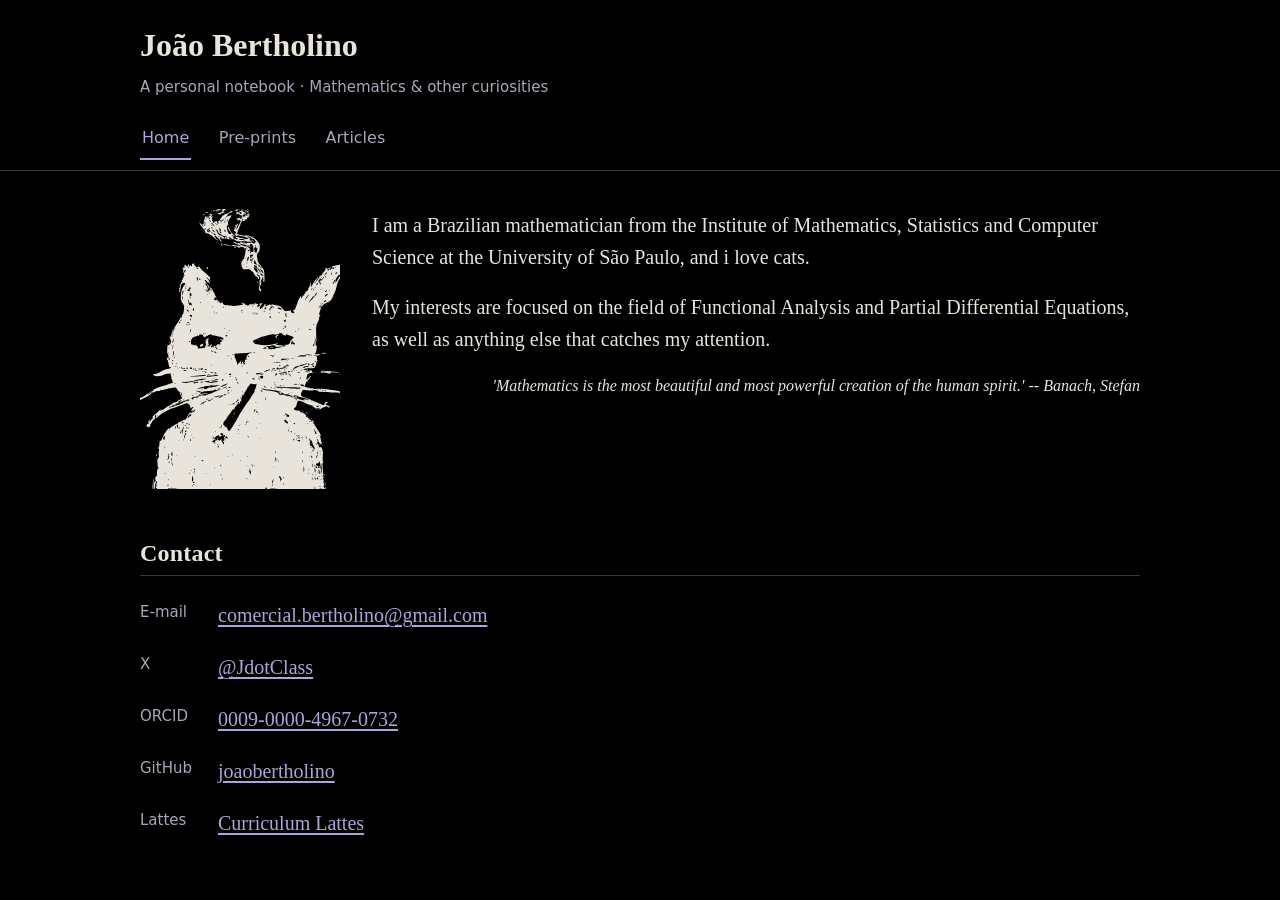
<file: index.html>
<!doctype html>
<html lang="en">
    <head>
        <meta charset="UTF-8" />
        <meta name="viewport" content="width=device-width, initial-scale=1" />
        <meta name="description" content="Mathematical Apology" />
        <meta name="application-name" content="Math" />
        <meta name="robots" content="index, follow" />
        <meta name="referrer" content="no-referrer" />
        <meta name="format-detection" content="telephone=no" />
        <meta name="theme-color" content="#151719" />
        <meta property="og:type" content="website" />
        <meta property="og:title" content="Mathematical Apology" />
        <meta property="og:description" content="Mathematical Apology" />
        <meta property="og:site_name" content="Math" />
        <meta property="og:locale" content="en_US" />
        <meta
            property="og:url"
            content="http://tc6p7ubcckkbcqwz77a6qroy7zwopcryr5vkcgm4mpk6taym6atuhgyd.onion/"
        />
        <meta
            http-equiv="onion-location"
            content="http://tc6p7ubcckkbcqwz77a6qroy7zwopcryr5vkcgm4mpk6taym6atuhgyd.onion/"
        />
        <title>Math &amp other curiosities</title>
        <link rel="stylesheet" href="./style.css" />
        <link rel="icon" href="./assets/favicon.svg" type="image/svg+xml" />
    </head>
    <body>
        <a class="skip-link" href="#main">Skip to content</a>
        <header class="site-header">
            <div class="container">
                <h1 class="site-title"><a href="./">João Bertholino</a></h1>
                <p class="site-subtitle">
                    A personal notebook · Mathematics &amp; other curiosities
                </p>
                <nav class="site-nav" aria-label="Main navigation">
                    <a href="./index.html" aria-current="page">Home</a>
                    <a href="./notes.html">Pre-prints</a>
                    <a href="./archive.html">Articles</a>
                </nav>
            </div>
        </header>
        <main class="container" id="main">
            <section class="introduction" aria-label="Introduction">
                <img class="portrait" src="./assets/mathematical-portrait.svg" alt="Smooking cat" />
                <div class="intro-text">
                    <p>
                        I am a Brazilian mathematician from the Institute of Mathematics, Statistics
                        and Computer Science at the University of São Paulo, and i love cats.
                    </p>
                    <p>
                        My interests are focused on the field of Functional Analysis and Partial
                        Differential Equations, as well as anything else that catches my attention.
                    </p>
                    <p class="citation">
                        'Mathematics is the most beautiful and most powerful creation of the human
                        spirit.' -- Banach, Stefan
                    </p>
                </div>
            </section>
            <section class="info-section" aria-labelledby="contact-heading">
                <h2 id="contact-heading">Contact</h2>
                <dl class="info-list">
                    <dt>E-mail</dt>
                    <dd>
                        <a href="mailto:comercial.bertholino@gmail.com">
                            comercial.bertholino@gmail.com
                        </a>
                    </dd>
                    <dt>X</dt>
                    <dd>
                        <a href="https://x.com/JdotClass" rel="external noreferrer">@JdotClass</a>
                    </dd>
                    <dt>ORCID</dt>
                    <dd>
                        <a href="https://orcid.org/0009-0000-4967-0732" rel="external noreferrer">
                            0009-0000-4967-0732
                        </a>
                    </dd>
                    <dt>GitHub</dt>
                    <dd>
                        <a href="https://github.com/joaobertholino" rel="external noreferrer">
                            joaobertholino
                        </a>
                    </dd>
                    <dt>Lattes</dt>
                    <dd>
                        <a href="http://lattes.cnpq.br/7297544428562632" rel="external noreferrer">
                            Curriculum Lattes
                        </a>
                    </dd>
                </dl>
            </section>
        </main>
    </body>
</html>
</file>
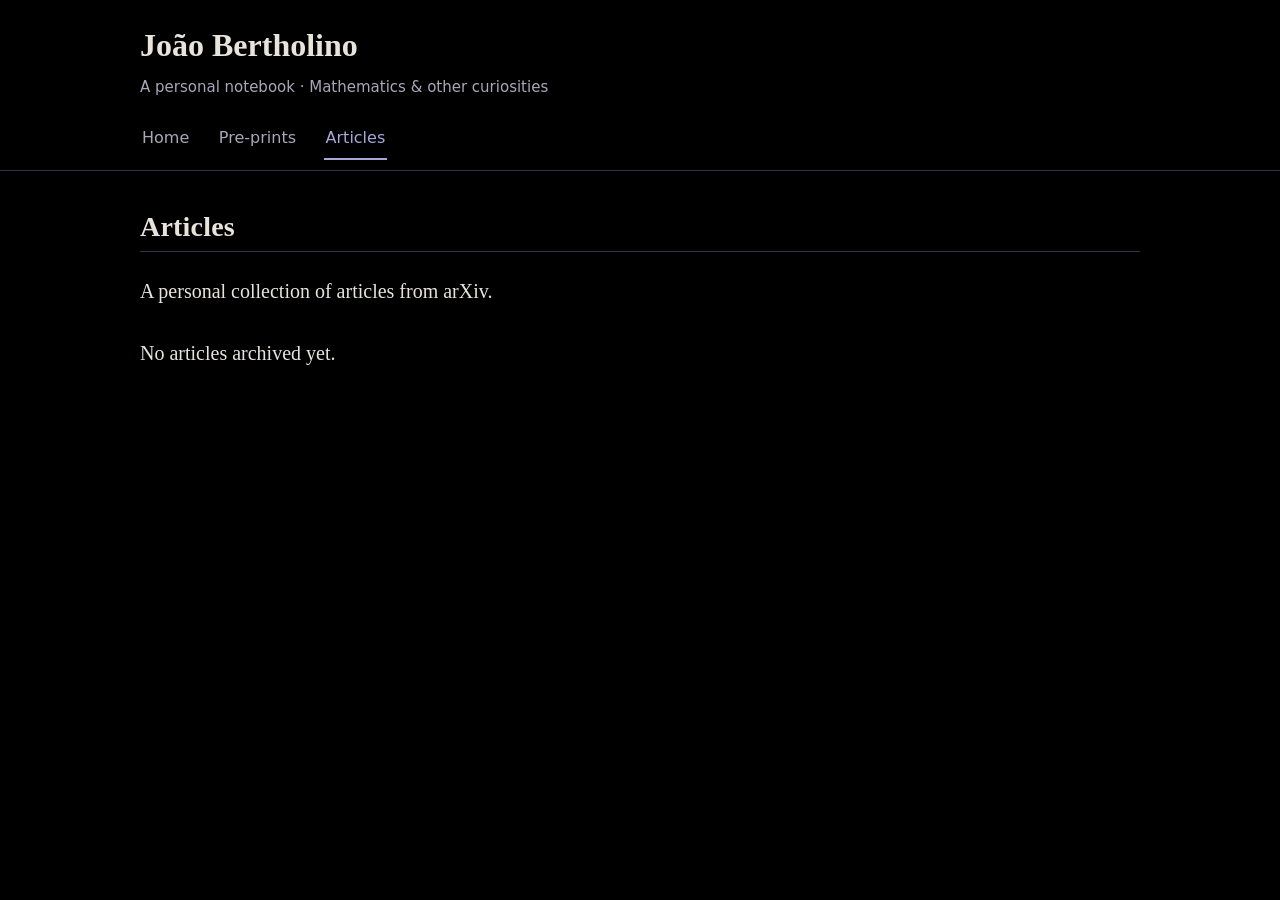
<file: archive.html>
<!doctype html>
<html lang="en">
    <head>
        <meta charset="UTF-8" />
        <meta name="viewport" content="width=device-width, initial-scale=1" />
        <meta name="description" content="Mathematical Apology" />
        <meta name="application-name" content="Math" />
        <meta name="robots" content="index, follow" />
        <meta name="referrer" content="no-referrer" />
        <meta name="format-detection" content="telephone=no" />
        <meta name="theme-color" content="#151719" />
        <meta property="og:type" content="website" />
        <meta property="og:title" content="Archive · Mathematical Apology" />
        <meta property="og:description" content="Mathematical Apology" />
        <meta property="og:site_name" content="Math" />
        <meta property="og:locale" content="en_US" />
        <meta
            property="og:url"
            content="http://tc6p7ubcckkbcqwz77a6qroy7zwopcryr5vkcgm4mpk6taym6atuhgyd.onion/archive.html"
        />
        <meta
            http-equiv="onion-location"
            content="http://tc6p7ubcckkbcqwz77a6qroy7zwopcryr5vkcgm4mpk6taym6atuhgyd.onion/archive.html"
        />
        <title>Archive · Mathematical Apology</title>
        <link rel="stylesheet" href="./style.css" />
        <link rel="stylesheet" href="./assets/katex/katex.min.css" />
        <link rel="stylesheet" href="./assets/math.css" />
        <link rel="stylesheet" href="./assets/archive.css" />
        <script defer src="./assets/katex/katex.min.js"></script>
        <script defer src="./assets/katex/auto-render.min.js"></script>
        <script defer src="./assets/math.js"></script>
        <link rel="icon" href="./assets/favicon.svg" type="image/svg+xml" />
    </head>
    <body>
        <a class="skip-link" href="#main">Skip to content</a>
        <header class="site-header">
            <div class="container">
                <h1 class="site-title"><a href="./">João Bertholino</a></h1>
                <p class="site-subtitle">A personal notebook · Mathematics &amp; other curiosities</p>
                <nav class="site-nav" aria-label="Main navigation">
                    <a href="./index.html">Home</a>
                        <a href="./notes.html">Pre-prints</a>
                        <a href="./archive.html" aria-current="page">Articles</a>
                </nav>
            </div>
        </header>
        <main class="container" id="main">
            <h2 class="page-title">Articles</h2>
            <p class="page-intro">A personal collection of articles from arXiv.</p>
            <!-- ARXIV:START -->
            <p class="page-intro">No articles archived yet.</p>
            <!-- ARXIV:END -->
        </main>
    </body>
</html>
</file>
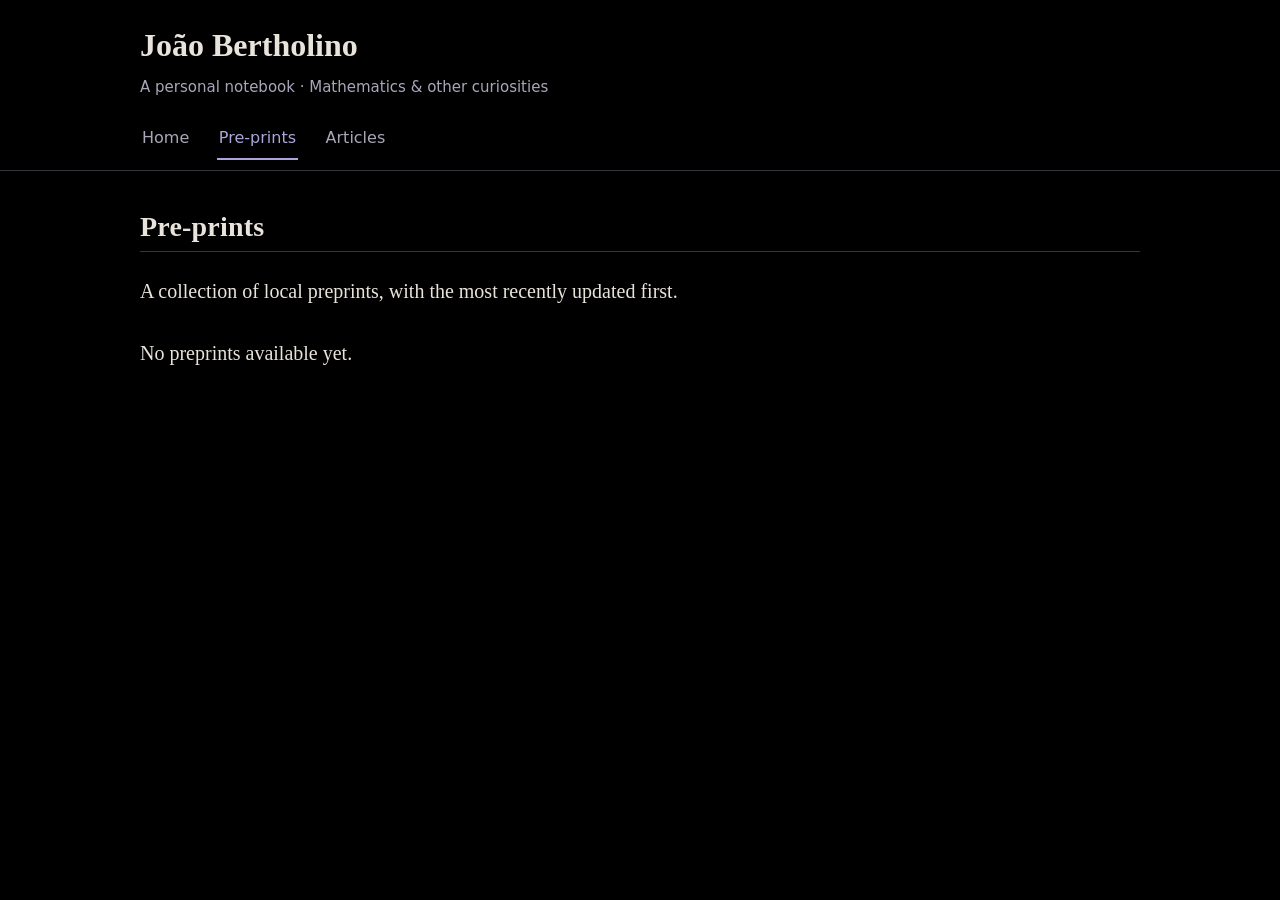
<file: notes.html>
<!doctype html>
<html lang="en">
    <head>
        <meta charset="UTF-8" />
        <meta name="viewport" content="width=device-width, initial-scale=1" />
        <meta name="description" content="Mathematical Apology" />
        <meta name="application-name" content="Math" />
        <meta name="robots" content="index, follow" />
        <meta name="referrer" content="no-referrer" />
        <meta name="format-detection" content="telephone=no" />
        <meta name="theme-color" content="#151719" />
        <meta property="og:type" content="website" />
        <meta property="og:title" content="Pre-prints · Mathematical Apology" />
        <meta property="og:description" content="Mathematical Apology" />
        <meta property="og:site_name" content="Math" />
        <meta property="og:locale" content="en_US" />
        <meta
            property="og:url"
            content="http://tc6p7ubcckkbcqwz77a6qroy7zwopcryr5vkcgm4mpk6taym6atuhgyd.onion/notes.html"
        />
        <meta
            http-equiv="onion-location"
            content="http://tc6p7ubcckkbcqwz77a6qroy7zwopcryr5vkcgm4mpk6taym6atuhgyd.onion/notes.html"
        />
        <title>Pre-prints · Mathematical Apology</title>
        <link rel="stylesheet" href="./style.css" />
        <link rel="stylesheet" href="./assets/archive.css" />
        <link rel="stylesheet" href="./assets/katex/katex.min.css" />
        <link rel="stylesheet" href="./assets/math.css" />
        <script defer src="./assets/katex/katex.min.js"></script>
        <script defer src="./assets/katex/auto-render.min.js"></script>
        <script defer src="./assets/math.js"></script>
        <script defer src="./assets/preprints.js"></script>
        <link rel="icon" href="./assets/favicon.svg" type="image/svg+xml" />
    </head>
    <body>
        <a class="skip-link" href="#main">Skip to content</a>
        <header class="site-header">
            <div class="container">
                <h1 class="site-title"><a href="./">João Bertholino</a></h1>
                <p class="site-subtitle">A personal notebook · Mathematics &amp; other curiosities</p>
                <nav class="site-nav" aria-label="Main navigation">
                    <a href="./index.html">Home</a>
                        <a href="./notes.html" aria-current="page">Pre-prints</a>
                        <a href="./archive.html">Articles</a>
                </nav>
            </div>
        </header>
        <main class="container" id="main" data-preprints-revision="c644f416b373543d147e">
            <h2 class="page-title">Pre-prints</h2>
            <p class="page-intro">A collection of local preprints, with the most recently updated first.</p>
            <!-- PREPRINTS:START -->
            <p class="page-intro">No preprints available yet.</p>
            <!-- PREPRINTS:END -->
        </main>
</body>
</html>
</file>
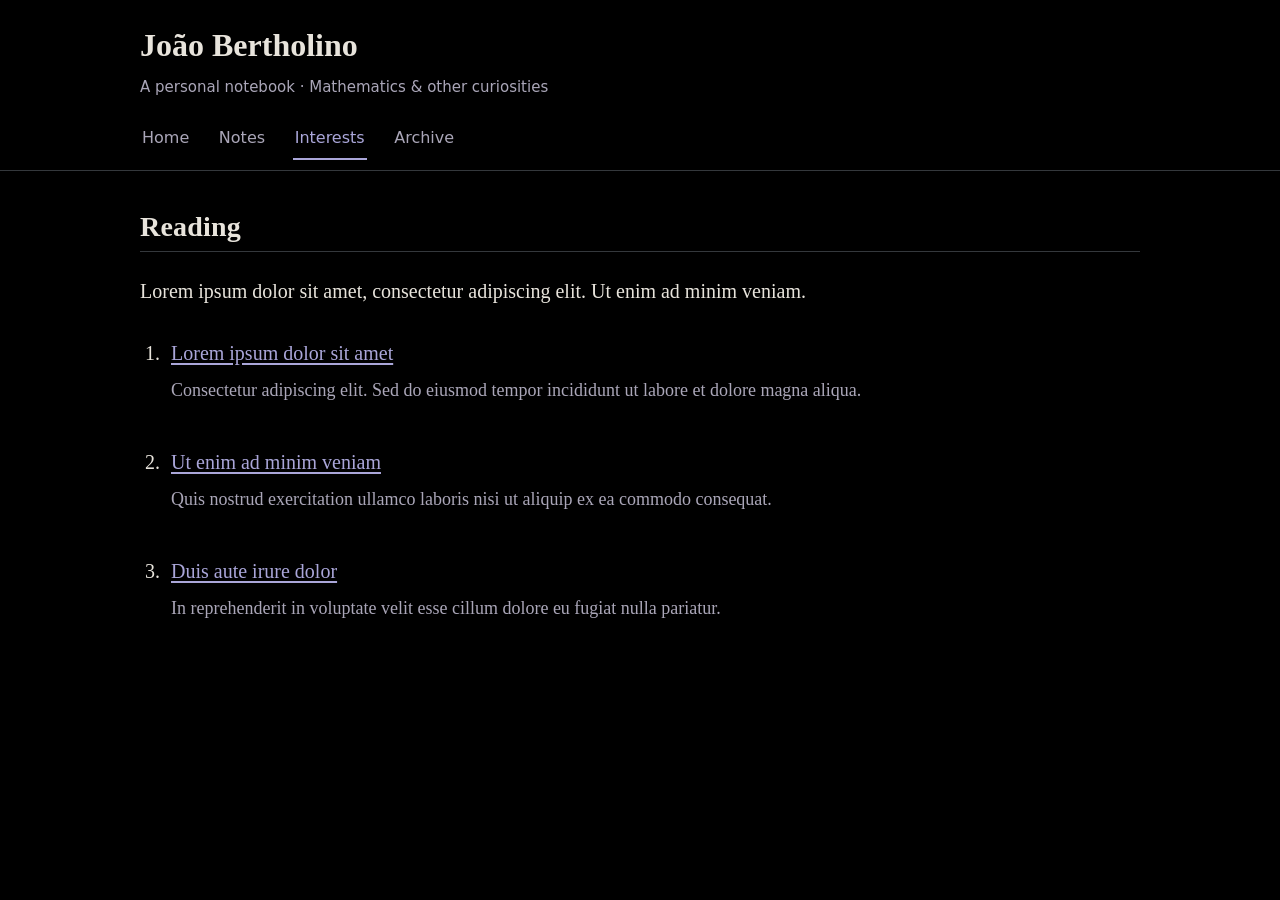
<file: reading.html>
<!doctype html>
<html lang="en">
    <head>
        <meta charset="UTF-8" />
        <meta name="viewport" content="width=device-width, initial-scale=1" />
        <meta name="description" content="Mathematical Apology" />
        <meta name="application-name" content="Math" />
        <meta name="robots" content="index, follow" />
        <meta name="referrer" content="no-referrer" />
        <meta name="format-detection" content="telephone=no" />
        <meta name="theme-color" content="#151719" />
        <meta property="og:type" content="website" />
        <meta property="og:title" content="Reading · Mathematical Apology" />
        <meta property="og:description" content="Mathematical Apology" />
        <meta property="og:site_name" content="Math" />
        <meta property="og:locale" content="en_US" />
        <meta
            property="og:url"
            content="http://tc6p7ubcckkbcqwz77a6qroy7zwopcryr5vkcgm4mpk6taym6atuhgyd.onion/reading.html"
        />
        <meta
            http-equiv="onion-location"
            content="http://tc6p7ubcckkbcqwz77a6qroy7zwopcryr5vkcgm4mpk6taym6atuhgyd.onion/reading.html"
        />
        <title>Reading · Mathematical Apology</title>
        <link rel="stylesheet" href="./style.css" />
        <link rel="icon" href="./assets/favicon.svg" type="image/svg+xml" />
    </head>
    <body>
        <a class="skip-link" href="#main">Skip to content</a>
        <header class="site-header">
            <div class="container">
                <h1 class="site-title"><a href="./">João Bertholino</a></h1>
                <p class="site-subtitle"
                    >A personal notebook · Mathematics &amp; other curiosities</p
                >
                <nav class="site-nav" aria-label="Main navigation"
                    ><a href="./index.html">Home</a
                    ><a href="./notes.html">Notes</a><a href="./reading.html" aria-current="page">Interests</a
                    ><a href="./archive.html">Archive</a></nav
                >
            </div>
        </header>
        <main class="container" id="main">
            <h2 class="page-title">Reading</h2
            ><p class="page-intro"
                >Lorem ipsum dolor sit amet, consectetur adipiscing elit. Ut enim ad minim
                veniam.</p
            >
            <ol class="reading-list"
                ><li
                    ><a href="./notes.html#lorem">Lorem ipsum dolor sit amet</a
                    ><p
                        >Consectetur adipiscing elit. Sed do eiusmod tempor incididunt ut labore et
                        dolore magna aliqua.</p
                    ></li
                ><li
                    ><a href="./archive.html#ipsum">Ut enim ad minim veniam</a
                    ><p
                        >Quis nostrud exercitation ullamco laboris nisi ut aliquip ex ea commodo
                        consequat.</p
                    ></li
                ><li
                    ><a href="./notes.html">Duis aute irure dolor</a
                    ><p
                        >In reprehenderit in voluptate velit esse cillum dolore eu fugiat nulla
                        pariatur.</p
                    ></li
                ></ol
            >
        </main>
</body>
</html>
</file>
<file: style.css>
:root {
    color-scheme: dark;
    --background: #000000;
    --text: #e8e4dc;
    --muted: #aaa6b8;
    --link: #aaa6d9;
    --link-hover: #dddaec;
    --line: #34383c;
    --page-gutter: clamp(1rem, 3vw, 2rem);
}
* {
    margin: 0;
    padding: 0;
    box-sizing: border-box;
}
html {
    min-height: 100%;
    scroll-behavior: smooth;
    -webkit-text-size-adjust: 100%;
    text-size-adjust: 100%;
}
body {
    margin: 0;
    min-height: 100vh;
    min-height: 100svh;
    display: flex;
    flex-direction: column;
    background: var(--background);
    color: var(--text);
    font-family: Georgia, "Times New Roman", serif;
    font-size: clamp(1.0625rem, 1rem + 0.45vw, 1.25rem);
    line-height: 1.6;
    text-align: start;
}
a {
    color: var(--link);
    text-underline-offset: 3px;
}
a:hover {
    color: var(--link-hover);
}
a:focus-visible,
summary:focus-visible {
    outline: 2px solid var(--link);
    outline-offset: 5px;
    border-radius: 2px;
}
.container {
    width: calc(100% - var(--page-gutter) - var(--page-gutter));
    max-width: 1000px;
    min-width: 0;
    overflow-wrap: anywhere;
    margin: 0 auto;
}
.site-header {
    border-bottom: 1px solid var(--line);
}
.site-header .container {
    display: flex;
    flex-direction: column;
    justify-content: center;
    padding-top: clamp(0.75rem, 2vw, 1.5rem);
    margin-bottom: 6px;
}
.citation {
    margin-left: auto;
    font-size: 16px;
    font-weight: 350;
    font-style: italic;
    text-align: right;
}
.site-title {
    margin: 0;
    font-size: clamp(1.5rem, 1.15rem + 1.5vw, 2rem);
    line-height: 1.3;
    font-weight: 900;
    letter-spacing: 0px;
}
.site-title a {
    color: var(--text);
    text-decoration: none;
    display: inline-flex;
    align-items: center;
    min-height: 44px;
}
.site-subtitle {
    margin: 8px 0 17px;
    color: var(--muted);
    font:
        15px/1.5 system-ui,
        -apple-system,
        sans-serif;
}
.site-nav {
    display: flex;
    flex-wrap: wrap;
    gap: 6px clamp(0.75rem, 2vw, 1.625rem);
    padding-bottom: 4px;
    font:
        16px/1.5 system-ui,
        -apple-system,
        sans-serif;
}
.site-nav a {
    color: var(--muted);
    text-decoration: none;
    position: relative;
    display: inline-flex;
    align-items: center;
    justify-content: center;
    min-height: 44px;
    padding: 8px 2px;
    text-align: center;
}
.site-nav a:hover,
.site-nav a[aria-current="page"] {
    color: var(--link);
}
.site-nav a[aria-current="page"]::after {
    content: "";
    position: absolute;
    height: 2px;
    background: var(--link);
    bottom: 0;
    left: 0;
    right: 0;
}
main.container {
    flex: 1;
    padding-top: clamp(1.5rem, 3vw, 2.5rem);
    padding-bottom: clamp(2rem, 4vw, 3.5rem);
}
.introduction {
    display: grid;
    grid-template-columns: clamp(9rem, 20vw, 12.5rem) minmax(0, 1fr);
    gap: clamp(1.25rem, 3vw, 2rem);
    align-items: start;
}
.portrait {
    width: 100%;
    max-width: 200px;
    height: auto;
    aspect-ratio: 5 / 7;
    object-fit: cover;
    border-radius: 3px;
    display: block;
}
p {
    margin: 0 0 18px;
}
.intro-text p:last-child {
    margin-bottom: 0;
}
.intro-text {
    min-width: 0;
}
h2 {
    font-size: clamp(1.375rem, 1.2rem + 0.4vw, 1.5rem);
    line-height: 1.35;
    letter-spacing: 0.2px;
    margin: 0 0 15px;
    border-bottom: 1px solid var(--line);
    padding-bottom: 6px;
}
h3 {
    font-size: clamp(1.1875rem, 1.1rem + 0.4vw, 1.375rem);
    margin: 0 0 10px;
    line-height: 1.4;
    font-weight: normal;
}
.info-section {
    margin-top: clamp(2rem, 5vw, 3rem);
}
.info-list {
    display: grid;
    grid-template-columns: minmax(62px, max-content) minmax(0, 1fr);
    column-gap: 16px;
    row-gap: 4px;
    margin: 0;
}
.info-list dt {
    font:
        15px/1.8 system-ui,
        -apple-system,
        sans-serif;
    color: var(--muted);
    padding-top: 8px;
}
.info-list dd {
    margin: 0;
    min-width: 0;
}
.info-list dd a {
    display: inline-block;
    max-width: 100%;
    min-height: 44px;
    padding-block: 8px;
    overflow-wrap: anywhere;
}
.explore-section {
    margin-top: 42px;
}
.profile-links {
    display: flex;
    flex-wrap: wrap;
    gap: 10px;
}
.profile-links a {
    color: var(--text);
    text-decoration: none;
    border: 1px solid var(--line);
    border-radius: 24px;
    padding: 8px 12px;
    min-height: 44px;
    display: inline-flex;
    align-items: center;
    font:
        14px/1.5 system-ui,
        -apple-system,
        sans-serif;
}
.profile-links a:hover {
    color: var(--link);
    border-color: var(--link);
}
.page-title {
    font-size: clamp(1.5rem, 1.3rem + 0.65vw, 1.75rem);
    line-height: 1.3;
    margin: 0 0 23px;
}
.page-intro {
    color: var(--text);
    margin-bottom: 30px;
}
.entry {
    border-top: 1px solid var(--line);
    padding: clamp(1.25rem, 3vw, 1.75rem) 0;
    min-width: 0;
}
.entry:last-child {
    border-bottom: 1px solid var(--line);
}
.entry-meta {
    font:
        13px/1.5 system-ui,
        -apple-system,
        sans-serif;
    color: var(--muted);
    margin-bottom: 8px;
}
.entry p {
    margin-bottom: 0;
    font-size: clamp(1.0625rem, 1rem + 0.25vw, 1.125rem);
}
.entry summary {
    list-style: none;
    cursor: pointer;
    display: flex;
    justify-content: space-between;
    align-items: baseline;
    gap: 15px;
    min-height: 44px;
}
.entry summary::-webkit-details-marker {
    display: none;
}
.entry summary span {
    flex-shrink: 0;
    color: var(--link);
    font:
        20px system-ui,
        sans-serif;
}
.entry[open] summary span {
    transform: rotate(45deg);
}
.entry[open] summary {
    margin-bottom: 12px;
}
.reading-list {
    padding-left: 25px;
}
.reading-list li {
    padding: 0 0 23px 6px;
}
.reading-list p {
    font-size: clamp(1.0625rem, 1rem + 0.25vw, 1.125rem);
    color: var(--muted);
    margin-top: 7px;
}
.equation {
    border-top: 1px solid var(--line);
    border-bottom: 1px solid var(--line);
    padding: 21px 0;
    margin: 29px 0;
    text-align: center;
    font-size: clamp(1.25rem, 1rem + 1vw, 1.75rem);
    font-style: italic;
    min-width: 0;
}
.skip-link {
    position: absolute;
    left: 12px;
    top: -80px;
    padding: 8px 14px;
    background: var(--text);
    color: var(--background);
    font:
        14px system-ui,
        sans-serif;
    z-index: 2;
}
.skip-link:focus {
    top: 12px;
}
img,
video {
    max-width: 100%;
    height: auto;
}
pre {
    max-width: 100%;
    overflow: auto;
    white-space: pre;
    overflow-wrap: normal;
    padding: 1rem;
}
pre code {
    white-space: inherit;
    overflow-wrap: normal;
}
table {
    display: block;
    max-width: 100%;
    overflow-x: auto;
}
@media (max-width: 48rem) {
    .introduction {
        grid-template-columns: minmax(0, 1fr);
        gap: 1.5rem;
    }
    .portrait {
        width: clamp(8rem, 32vw, 11rem);
        justify-self: center;
    }
    .citation {
        text-align: start;
    }
}
@media (max-width: 40rem) {
    .site-nav {
        gap: 4px 6px;
        font-size: 15px;
    }
    .site-nav a {
        flex: 1 1 5.25rem;
    }
    .site-subtitle {
        font-size: 14px;
        margin: 6px 0 12px;
    }
    .reading-list {
        padding-left: 20px;
    }
    .reading-list li {
        padding-left: 2px;
    }
}
@media (max-width: 22rem) {
    .info-list {
        grid-template-columns: minmax(0, 1fr);
        row-gap: 0;
    }
    .info-list dt:not(:first-child) {
        margin-top: 0.75rem;
    }
    .info-list dd a {
        padding-top: 4px;
    }
}
@media (prefers-reduced-motion: reduce) {
    html {
        scroll-behavior: auto;
    }
}
</file>
<file: assets/math.css>
.katex-display {
    overflow-x: auto;
    overflow-y: hidden;
    padding: 0.15em 0;
}

.equation:has(.katex) {
    font-style: normal;
}

.equation .katex-display {
    margin: 0;
}

.equation .katex {
    font-size: 1em;
}

.katex-display > .katex {
    text-align: center;
}

.katex-display {
    max-width: 100%;
    overflow-wrap: normal;
    overscroll-behavior-x: contain;
}
</file>
<file: assets/archive.css>
.arxiv-entry h3 {
    font-weight: 700;
    line-height: 1.4;
}

.entry .arxiv-authors {
    color: var(--muted);
    font-size: 15px;
    margin-bottom: 22px;
}

.arxiv-abstract-label {
    font-size: 16px;
    font-weight: normal;
    margin-bottom: 10px;
    color: var(--muted);
}

.entry .arxiv-link {
    margin-top: 20px;
    font-size: 16px;
}

.arxiv-entry a {
    overflow-wrap: anywhere;
}

.arxiv-link a {
    display: inline-flex;
    align-items: center;
    min-height: 44px;
}
</file>
